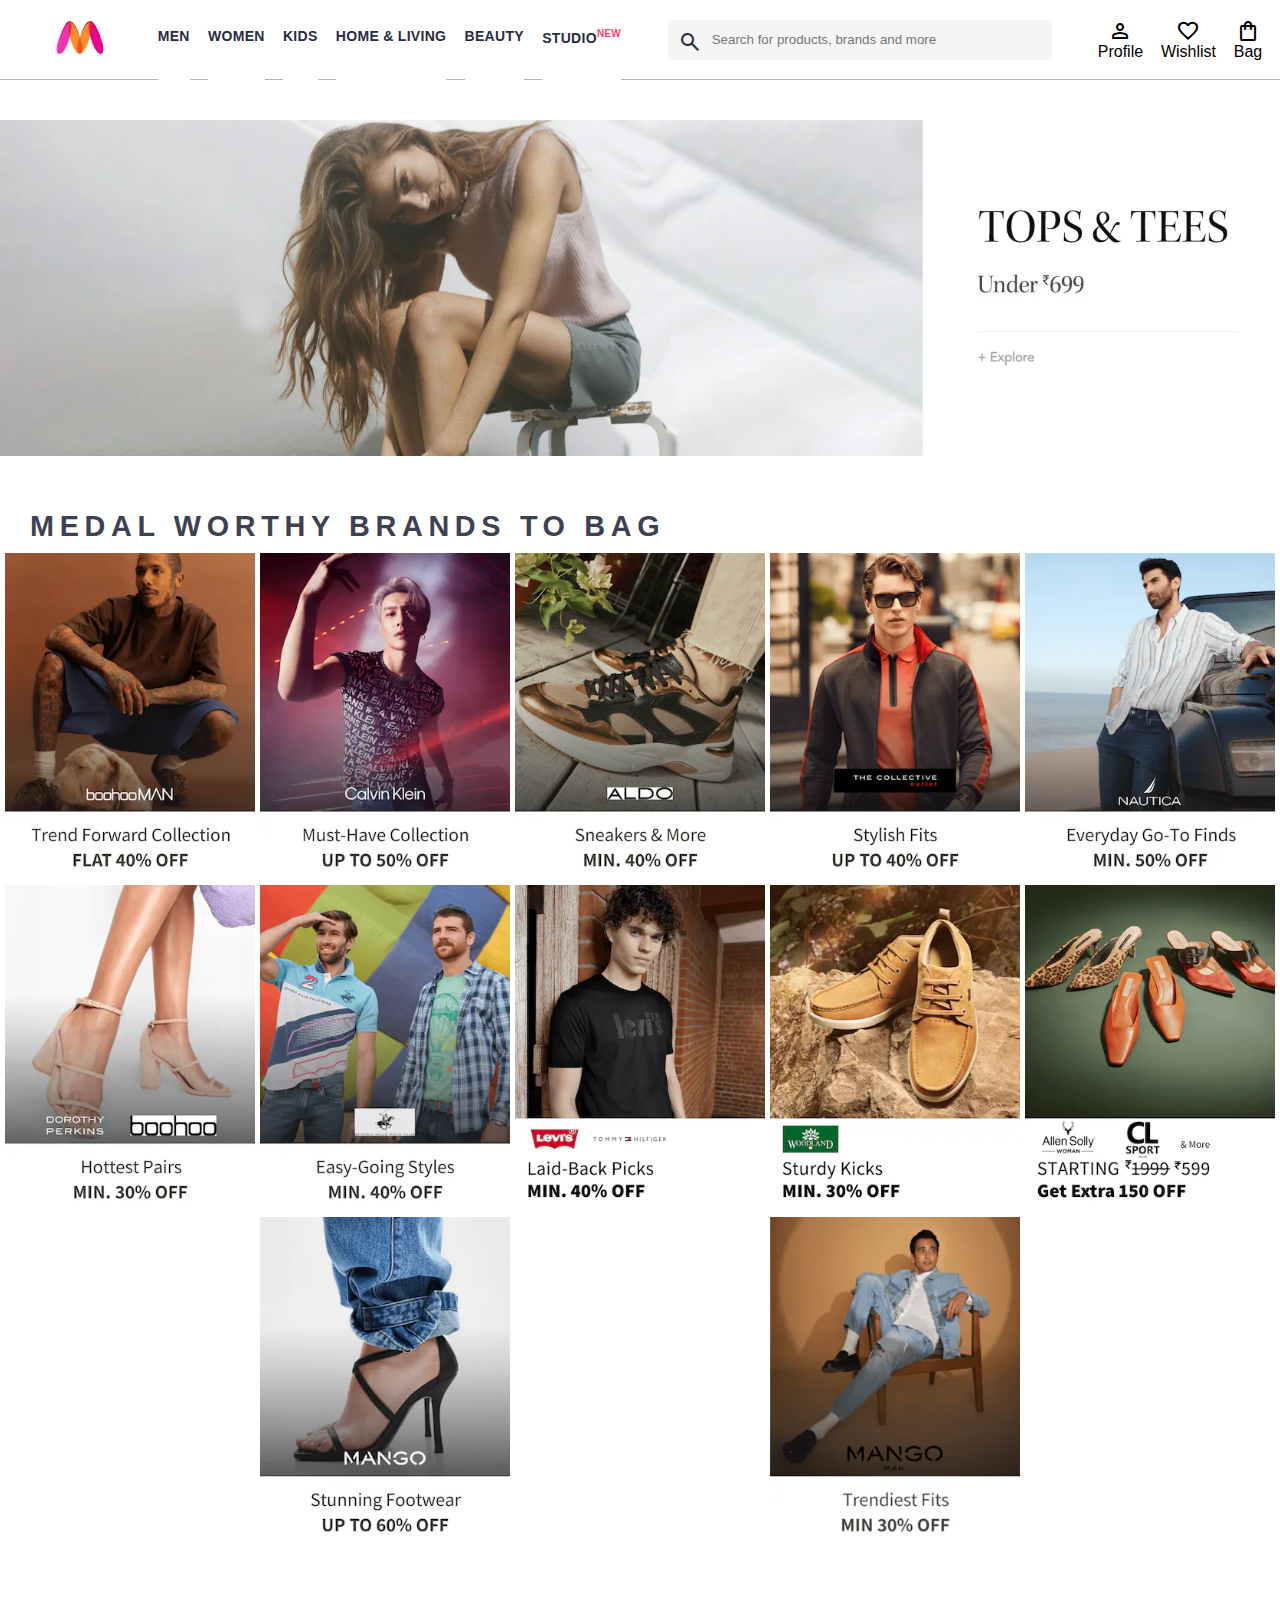
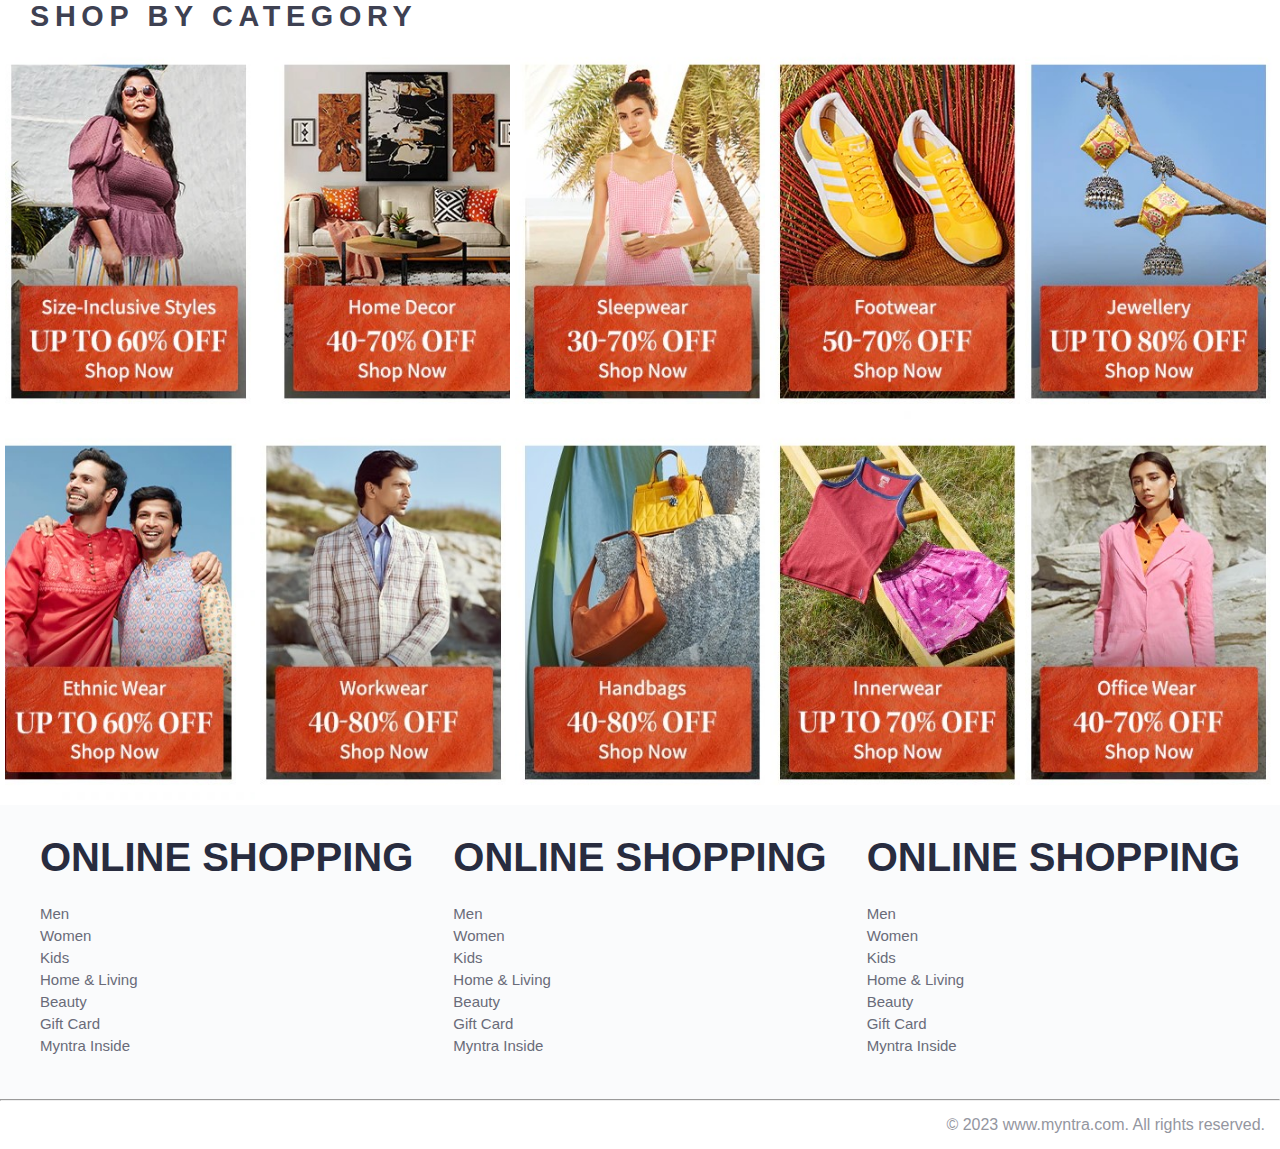
<file: index.html>
<!DOCTYPE html>
<html lang="en">
<head>
    <link rel="stylesheet" href="index.css"/>
    <link rel="stylesheet" href="https://fonts.googleapis.com/css2?family=Material+Symbols+Outlined:opsz,wght,FILL,GRAD@20..48,100..700,0..1,-50..200" />
    <title>Myntra Clone</title>
</head>
<body>
    <header>
        <div class="logo_container">
            <a href="#"><img class="myntra_home" src="myntra_logo.webp" alt="Myntra Home"></a>
        </div>
        <nav class="nav_bar">
            <a href="#">Men</a>
            <a href="#">Women</a>
            <a href="#">Kids</a>
            <a href="#">Home & Living</a>
            <a href="#">Beauty</a>
            <a href="#">Studio<sup>New</sup></a>

        </nav>
        <div class="search_bar">
            <span class="material-symbols-outlined search_icon">search</span>
            <input class="search_input" placeholder="Search for products, brands and more"/>
        </div>
        <div class="action_bar">
            <div class="action_container">
                <span class="material-symbols-outlined action_icon">person</span>
                <span class="action_name">Profile</span>
            </div>

            <div class="action_container">
                <span class="material-symbols-outlined action_icon">favorite</span>
                <span class="action_name">Wishlist</span>
            </div>

            <div class="action_container">
                <span class="material-symbols-outlined action_icon">shopping_bag</span>
                <span class="action_name">Bag</span>
        
            </div>
        
        </div>
    </header>
    <main>
        <div class="banner_container">
            <img class="banner_image" src="images/banner.jpg" alt="Main Section"/>
        </div>
        <div class="category_heading">MEDAL WORTHY BRANDS TO BAG</div>
        <div class="category_items">
            <a href="#"><img class="sale_item" src="images/offrers/1.png" alt="Offer"/></a>
            <a href="#"><img class="sale_item" src="images/offrers/2.png" alt="Offer"/></a>
            <a href="#"><img class="sale_item" src="images/offrers/3.png" alt="Offer"/></a>
            <a href="#"><img class="sale_item" src="images/offrers/4.png" alt="Offer"/></a>
            <a href="#"><img class="sale_item" src="images/offrers/5.png" alt="Offer"/></a>
            <a href="#"><img class="sale_item" src="images/offrers/6.png" alt="Offer"/></a>
            <a href="#"><img class="sale_item" src="images/offrers/7.png" alt="Offer"/></a>
            <a href="#"><img class="sale_item" src="images/offrers/8.png" alt="Offer"/></a>
            <a href="#"><img class="sale_item" src="images/offrers/9.png" alt="Offer"/></a>
            <a href="#"><img class="sale_item" src="images/offrers/10.png" alt="Offer"/></a>
            <a href="#"><img class="sale_item" src="images/offrers/11.png" alt="Offer"/></a>
            <a href="#"><img class="sale_item" src="images/offrers/12.png" alt="Offer"/></a>
        </div>

        <div class="category_heading">SHOP BY CATEGORY</div>
        <div class="category_items">
            <a href="#"><img class="sale_item" src="images/categories/1.jpg" /></a>
            <a href="#"><img class="sale_item" src="images/categories/2.jpg" /></a>
            <a href="#"><img class="sale_item" src="images/categories/3.jpg" /></a>
            <a href="#"><img class="sale_item" src="images/categories/4.jpg" /></a>
            <a href="#"><img class="sale_item" src="images/categories/5.jpg" /></a>
            <a href="#"><img class="sale_item" src="images/categories/6.jpg"/></a>
            <a href="#"><img class="sale_item" src="images/categories/7.jpg" /></a>
            <a href="#"><img class="sale_item" src="images/categories/8.jpg" /></a>
            <a href="#"><img class="sale_item" src="images/categories/9.jpg" /></a>
            <a href="#"><img class="sale_item" src="images/categories/10.jpg" /></a>
            
        </div>
    </main>
    <footer>
        <div class="footer_container">
            <div class="footer_column">
                <h3>ONLINE SHOPPING</h3>

                <a href="#">Men</a>
                <a href="#">Women</a>
                <a href="#">Kids</a>
                <a href="#">Home & Living</a>
                <a href="#">Beauty</a>
                <a href="#">Gift Card</a>
                <a href="#">Myntra Inside</a>
            </div>

            <div class="footer_column">
                <h3>ONLINE SHOPPING</h3>

                <a href="#">Men</a>
                <a href="#">Women</a>
                <a href="#">Kids</a>
                <a href="#">Home & Living</a>
                <a href="#">Beauty</a>
                <a href="#">Gift Card</a>
                <a href="#">Myntra Inside</a>
            </div>
            
            <div class="footer_column">
                <h3>ONLINE SHOPPING</h3>

                <a href="#">Men</a>
                <a href="#">Women</a>
                <a href="#">Kids</a>
                <a href="#">Home & Living</a>
                <a href="#">Beauty</a>
                <a href="#">Gift Card</a>
                <a href="#">Myntra Inside</a>
            </div>
            
        </div>
        <hr>
        <div class="copyright">
            © 2023 www.myntra.com. All rights reserved.
        </div>
    </footer>
</body>
</html>
</file>
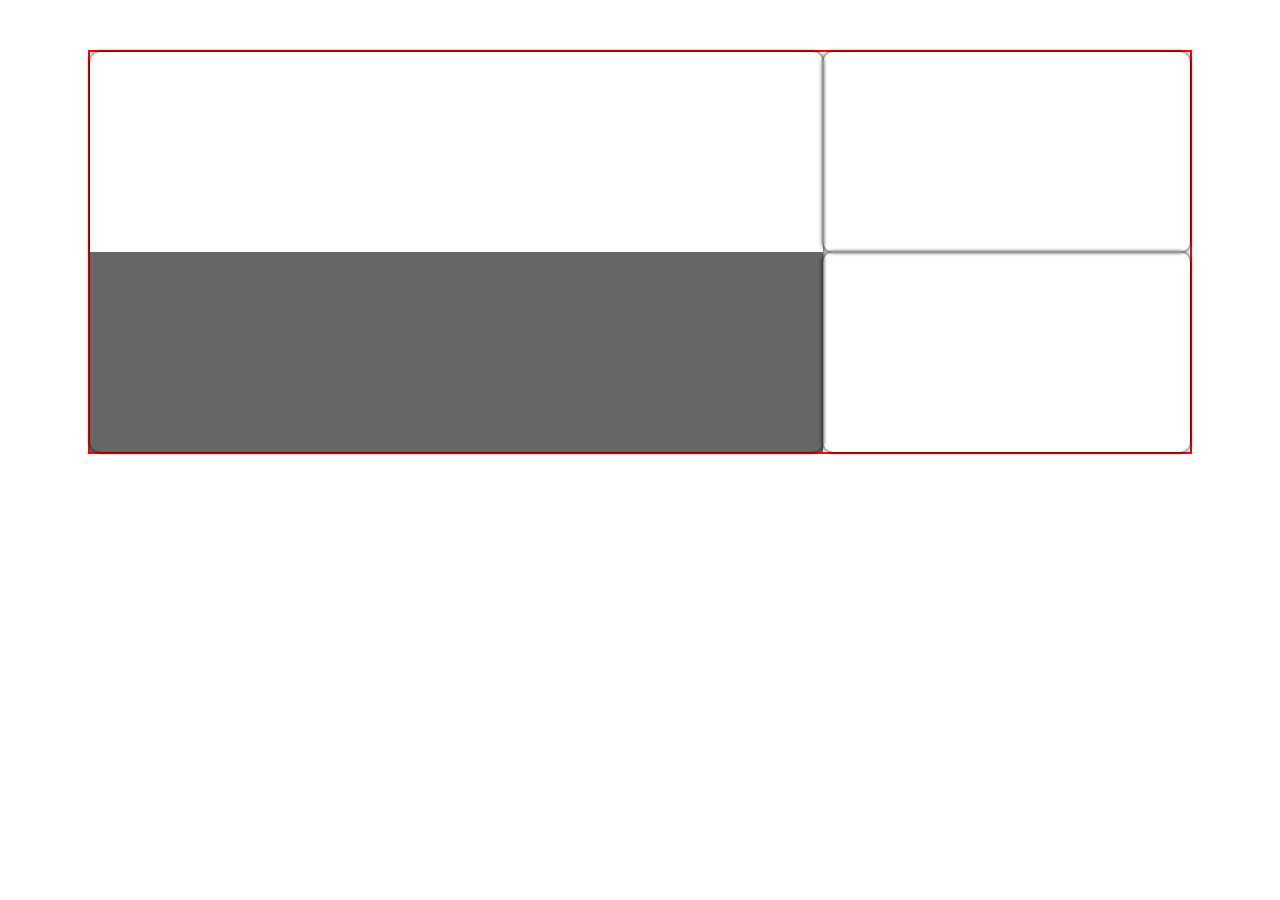
<file: container.html>
<!DOCTYPE html>
<html lang="en">
<head>
  <meta charset="UTF-8">
  <meta name="viewport" content="width=device-width, initial-scale=1.0">
  <title>Document</title>
  <style>
    .container{
      height:400px;
      width:1100px;
      border:2px solid red;
      margin:50px auto;
      display: grid;
      grid-template-columns: 1fr 1fr 1fr ;
      grid-template-rows: 200px 200px;
      /* gap:30px; */

    }
    #shadow{
      height:100%;
      width:100%;
      background-color: rgba(0,0,0,0.6);

    }
    .g1{
      background-image: url("https://images.pexels.com/photos/674010/pexels-photo-674010.jpeg?auto=compress&cs=tinysrgb&w=400");
      background-repeat: no-repeat;
      background-position: center;
      background-size: cover;
      
      grid-column: 1/3;
      grid-row: 1/3;
      
      text-align: center;
      color:white;
      padding-top: 200px;
      border-radius: 10px;
      box-shadow: 0 0 4px black;
     
      
    }

    .g2{
      background-image: url("https://images.pexels.com/photos/1133957/pexels-photo-1133957.jpeg?auto=compress&cs=tinysrgb&w=400");
      grid-column-start: 3;
      grid-column-end: 5;
      grid-row-start: 1;
      grid-row-end: 2;
      text-align: center;
      color:white;
      padding-top: 100px;
      border-radius: 10px;
      box-shadow: 0 0 4px black;
      
    }
    .g3{
      background-image: url("https://images.pexels.com/photos/326055/pexels-photo-326055.jpeg?auto=compress&cs=tinysrgb&w=400");
      grid-column-start: 3;
      grid-column-end: 5;
       grid-row-start: 2;
       grid-row-end: 3;
       text-align: center;
      color:white;
      padding-top: 100px;
      border-radius: 10px;
      box-shadow: 0 0 4px black;
     
    }
    
    
  </style>
</head>
<body>
  <div class="container">
    <div class="g1">
      <div id="shadow"></div>
    </div>
    <div class="g2">Mandhara</div>
    
    <div class="g3">Nature</div>
  </div>
</body>
</html>
</file>
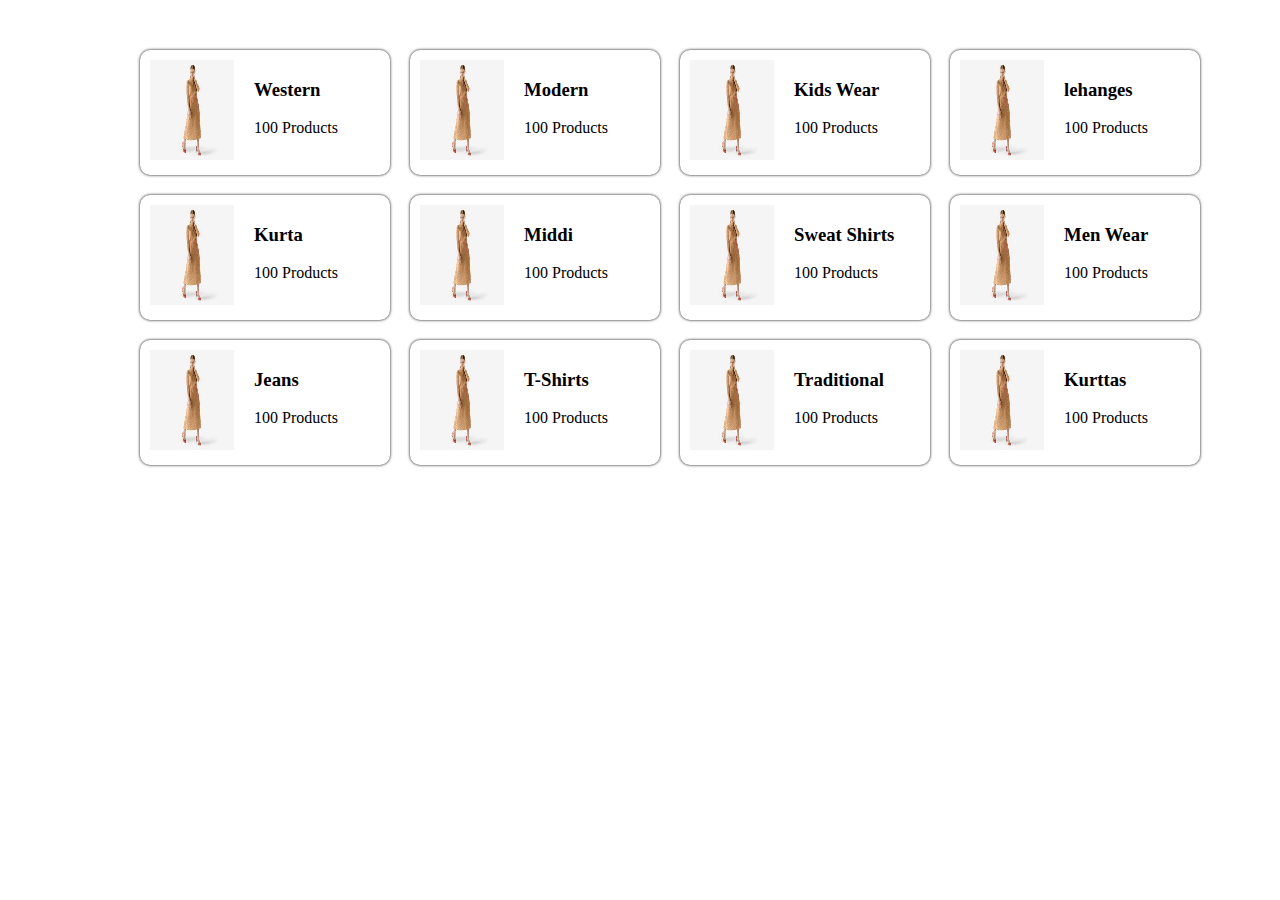
<file: GridTask.html>
<!DOCTYPE html>
<html lang="en">
<head>
  <meta charset="UTF-8">
  <meta name="viewport" content="width=device-width, initial-scale=1.0">
  <title>Grid Assignment</title>
  <style>
    .grid-container{
      width:1000px;
      height:500px;
      /* border:2px solid black; */
      margin: 50px auto;
      
      display:grid;
      grid-template-columns: 250px 250px 250px 250px;
      grid-template-rows: 125px 125px 125px;
      gap:20px;
      

    }
   .box{
    display:flex;
    box-shadow: 0 0 3px black;
    border-radius: 10px;
    
   }
  </style>

</head>
<body>
  <div class="grid-container">
    <div class="box">
      <div style="width: 40%; margin:10px"><img src="[data-uri]" width="100%" height="100px" /></div>
      <div style="width: 60%; padding : 10px">
        <h3>Western</h3>
        <p>100 Products</p>
      </div>
    </div>

    <div class="box">
      <div style="width: 40%; margin:10px"><img src="[data-uri]" width="100%" height="100px"/></div>
      <div style="width: 60%; padding : 10px">
        <h3>Modern</h3>
        <p>100 Products</p>
      </div>
    </div>

    <div class="box">
      <div style="width: 40%;margin:10px"><img src="[data-uri]" width="100%" height="100px"/></div>
      <div style="width: 60%; padding : 10px">
        <h3>Kids Wear</h3>
        <p>100 Products</p>
      </div>
    </div>

    <div class="box">
      <div style="width: 40%;margin:10px"><img src="[data-uri]" width="100%" height="100px"/></div>
      <div style="width: 60%; padding : 10px">
        <h3>lehanges</h3>
        <p>100 Products</p>
      </div>
    </div>

    <div class="box">
      <div style="width: 40%;margin:10px"><img src="[data-uri]" width="100%" height="100px"/></div>
      <div style="width: 60%; padding : 10px">
        <h3>Kurta</h3>
        <p>100 Products</p>
      </div>
    </div>

    <div class="box">
      <div style="width: 40%;margin:10px"><img src="[data-uri]" width="100%" height="100px"/></div>
      <div style="width: 60%; padding : 10px">
        <h3>Middi</h3>
        <p>100 Products</p>
      </div>
    </div>

    <div class="box">
      <div style="width: 40%;margin:10px"><img src="[data-uri]" width="100%" height="100px"/></div>
      <div style="width: 60%; padding : 10px">
        <h3>Sweat Shirts</h3>
        <p>100 Products</p>
      </div>
    </div>

    <div class="box">
      <div style="width: 40%;margin:10px"><img src="[data-uri]" width="100%" height="100px"/></div>
      <div style="width: 60%; padding : 10px">
        <h3>Men Wear</h3>
        <p>100 Products</p>
      </div>
    </div>

    <div class="box">
      <div style="width: 40%;margin:10px"><img src="[data-uri]" width="100%" height="100px"/></div>
      <div style="width: 60%; padding : 10px">
        <h3>Jeans</h3>
        <p>100 Products</p>
      </div>
    </div>

    <div class="box">
      <div style="width: 40%;margin:10px"><img src="[data-uri]" width="100%" height="100px"/></div>
      <div style="width: 60%; padding : 10px">
        <h3>T-Shirts</h3>
        <p>100 Products</p>
      </div>
    </div>

    <div class="box">
      <div style="width: 40%; margin:10px"><img src="[data-uri]" width="100%" height="100px"/></div>
      <div style="width: 60%; padding : 10px">
        <h3>Traditional</h3>
        <p>100 Products</p>
      </div>
    </div>

    <div class="box">
      <div style="width: 40%;margin:10px"><img src="[data-uri]" width="100%" height="100px"/></div>
      <div style="width: 60%; padding : 10px">
        <h3>Kurttas</h3>
        <p>100 Products</p>
      </div>
    </div>


    
    
    
  </div>
</body>
</html>
</file>
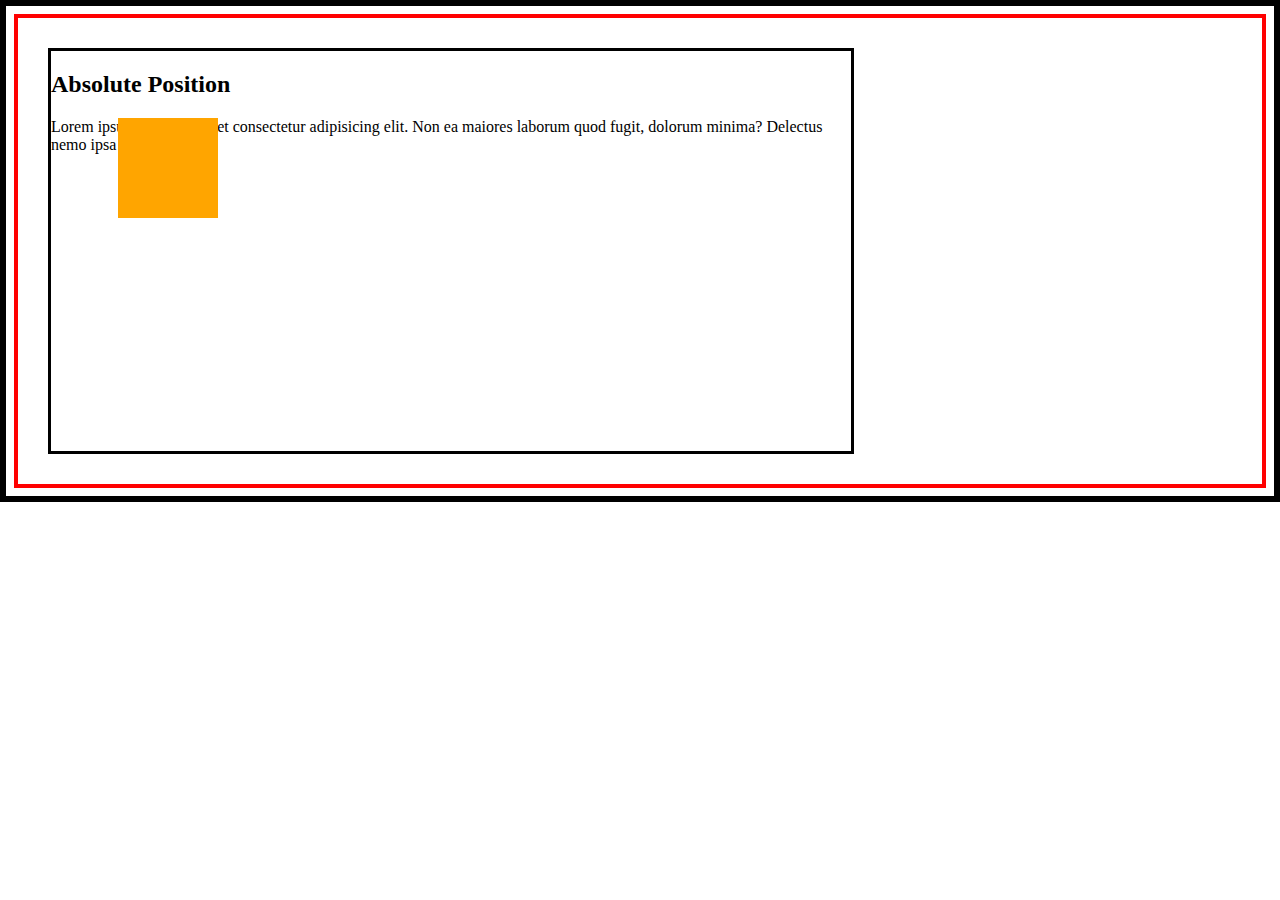
<file: Positions.html>
<!DOCTYPE html>
<html lang="en">
<head>
  
  <title>Document</title>
  <style>
    html{
      border: 6px solid black;
    }
    body{
      border:4px solid red;
      position:relative;
    }
    .container{
      width:800px;
      height:400px;
      border: 3px solid black;
      margin:30px;
      
    }
    .box{
      height:100px;
      width:100px;
      background-color: orange;
      position: absolute;
      /* top:50px;
      left:300px; */
      top:100px;
      left:100px;
    }
  </style>
</head>
<body>
  <div class="container">
    <h2>Absolute Position</h2>
    <p>Lorem ipsum dolor sit amet consectetur adipisicing elit. Non ea maiores laborum quod fugit, dolorum minima? Delectus nemo ipsa in.</p>
    <div class="box"></div>
  </div>
</body>
</html>
</file>
<file: index.css>
*{
    margin: 0;
    padding: 0;
    font-family: Assistant,-apple-system,BlinkMacSystemFont,Segoe UI,Roboto,Helvetica,Arial,sans-serif;
    box-sizing: border-box;
}


header{
    display:flex;
    justify-content: space-between;
    align-items: center;
    background-color: #ffffff;
    height:80px;
    border-bottom: 1px solid #b6b1b1;

}

.myntra_home{
    height: 45px;
    
}
.logo_container{
    margin-left: 4%;
    
}
.action_bar{
    margin-right: 4%0;
}
.nav_bar{
    min-width: 500px;
    display: flex;
    justify-content: space-evenly;
    
}
.nav_bar a{
    font-size: 14px;
    letter-spacing: .3px;
    color:#282c3f;
    font-weight: 700;
    text-transform: uppercase;
    text-decoration: none;
    padding: 30px 0;
    border-bottom: 5px solid #ffffff;
}

.anv_bar a:hover{
    border-bottom: 5px solid #f54e77;
   
}
.nav_bar a sup{
    color: #ff3f6c;
    font-size: 10px;

}


.search_bar{
    height: 40px;
    min-width: 200px;
    width:30%;
    display:flex;
    align-items: center;


}

.search_icon
{
  box-sizing: content-box;
  height: 20px;
  padding: 10px;

  background-color: #f5f5f6;
  font-weight: 300;
  color: #282c3f;
  border-radius: 4px 0 0 4px;

}

.search_input{
    color:#696c79;
    background-color: #f5f5f6;
    flex-grow: 1;
    height:40px;
    border: 0;
    border-radius:0 4px 4px 0;

}

.action_bar{
    display: flex;
    min-width: 200px;
    justify-content: space-evenly;

}
.action_container{
    display: flex;
    flex-direction: column;
    align-items: center;
}

/*Main section*/

.banner_container{
    margin: 40px 0;


}
.banner_image{
    width:100%;
    

}

.category_heading{
    text-transform: uppercase;
    color:#3e4152;
    letter-spacing: .15cm;
    font-size: 1.8em;
    margin: 50px 0 10px 30px;
    max-height: 5em;
    font-weight: 700;

}

.category_items{
    display: flex;
    flex-wrap: wrap;
    justify-content: space-evenly;
}
.sale_item{
    width: 250px;

}

/*footer*/
.footer_container{
    padding: 30px 0px 40px 0px;
    background: #FAFBFC;
    display: flex;
    justify-content: space-evenly;
    

}
.footer_column{
    display: flex;
    flex-direction: column;
}

.footer_column h3{
    color:#282c3f;
    font-size: 40px;
    margin-bottom: 25px;
}
.footer_column a{
    color: #696b79;
    font-size: 15px;
    text-decoration: none;
    padding-bottom: 5px;

}

.copyright{
    color:#94969f;
    text-align: end;
    padding: 15px
}
</file>
